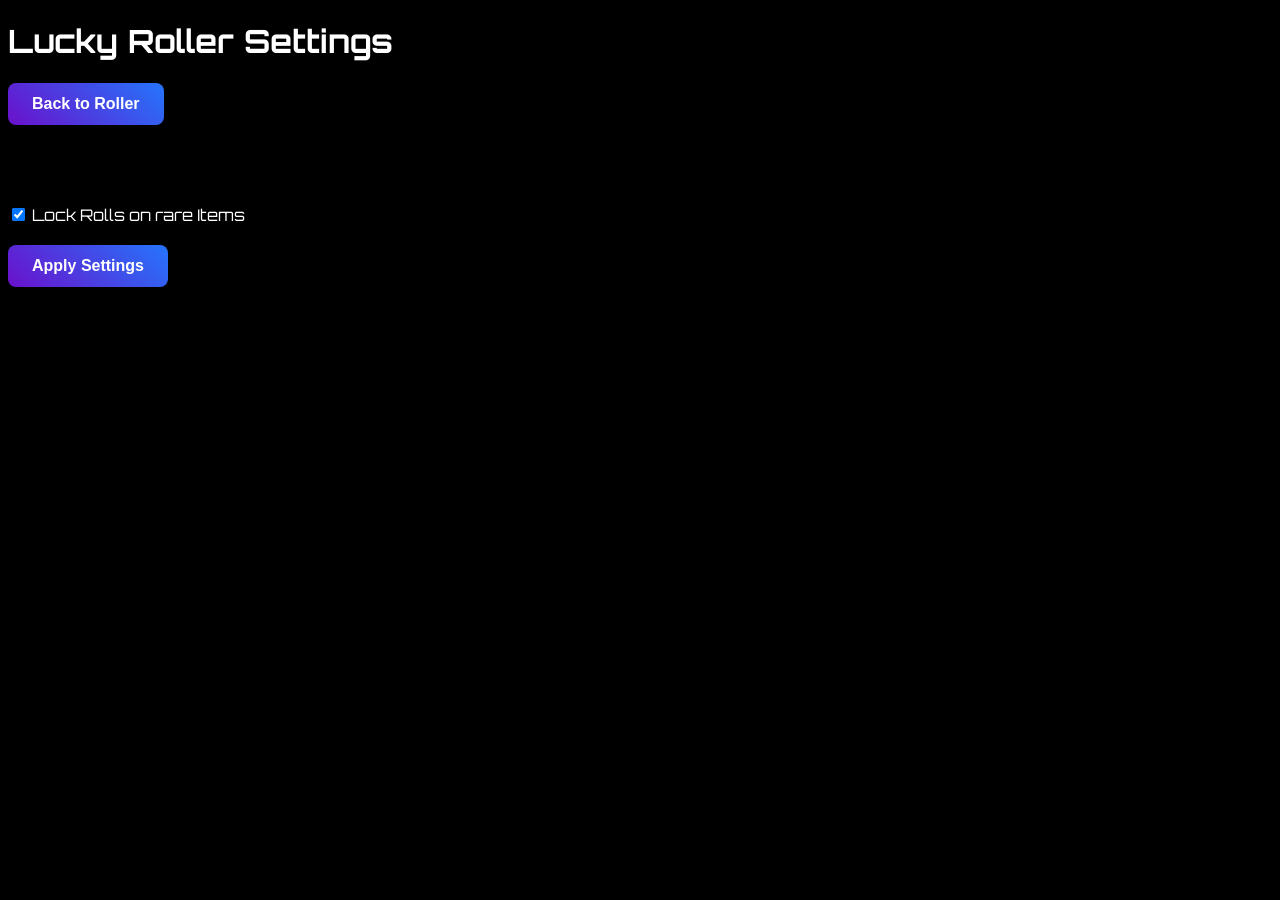
<file: Game/settings.html>
<!DOCTYPE html>
<html lang="en">
<head>
    <meta charset="UTF-8">
    <meta name="viewport" content="width=device-width, initial-scale=1.0">
    <title>Settings</title>
    <link rel="icon" type="image/png" href="/Assests/Images/signuplogingBG.jpg">
    <style>
        @import url('https://fonts.googleapis.com/css2?family=Orbitron:wght@400;700;900&display=swap');
        body {
            background-color: black;
            font-family: Orbitron, sans-serif;
            color: white;
        }
        .cool-button {
            display: inline-block;
            padding: 12px 24px;
            border: none;
            border-radius: 8px;
            cursor: pointer;
            font-size: 16px;
            font-weight: bold;
            text-align: center;
            text-decoration: none;
            color: #ffffff;
            background: linear-gradient(45deg, #6a11cb 0%, #2575fc 100%);
            box-shadow: 0 4px 15px rgba(0, 0, 0, 0.2);
            transition: all 0.3s ease;
        }

        .cool-button:hover {
            background: linear-gradient(45deg, #5c0cad 0%, #1e64d8 100%);
            transform: translateY(-2px);
        }

        .cool-button:active {
            transform: translateY(1px);
            box-shadow: 0 1px 5px rgba(0, 0, 0, 0.2);
        }

        .cool-button:disabled {
            opacity: 0.6;
            cursor: not-allowed;
        }
    </style>
</head>
<body>
    <script src="JS/settings.js"></script>
    <h1>Lucky Roller Settings</h1>
    <button class="cool-button" onclick="window.location.href='luckyRoller.html'">Back to Roller</button>
    <br><br><br><br><br>
    <input type="checkbox" id="rollLocks">
    <label for="rollLocks">Lock Rolls on rare Items</label>
    <br><br>
    <button class="cool-button" onclick="applySettings()">Apply Settings</button>
</body>
</html>
</file>
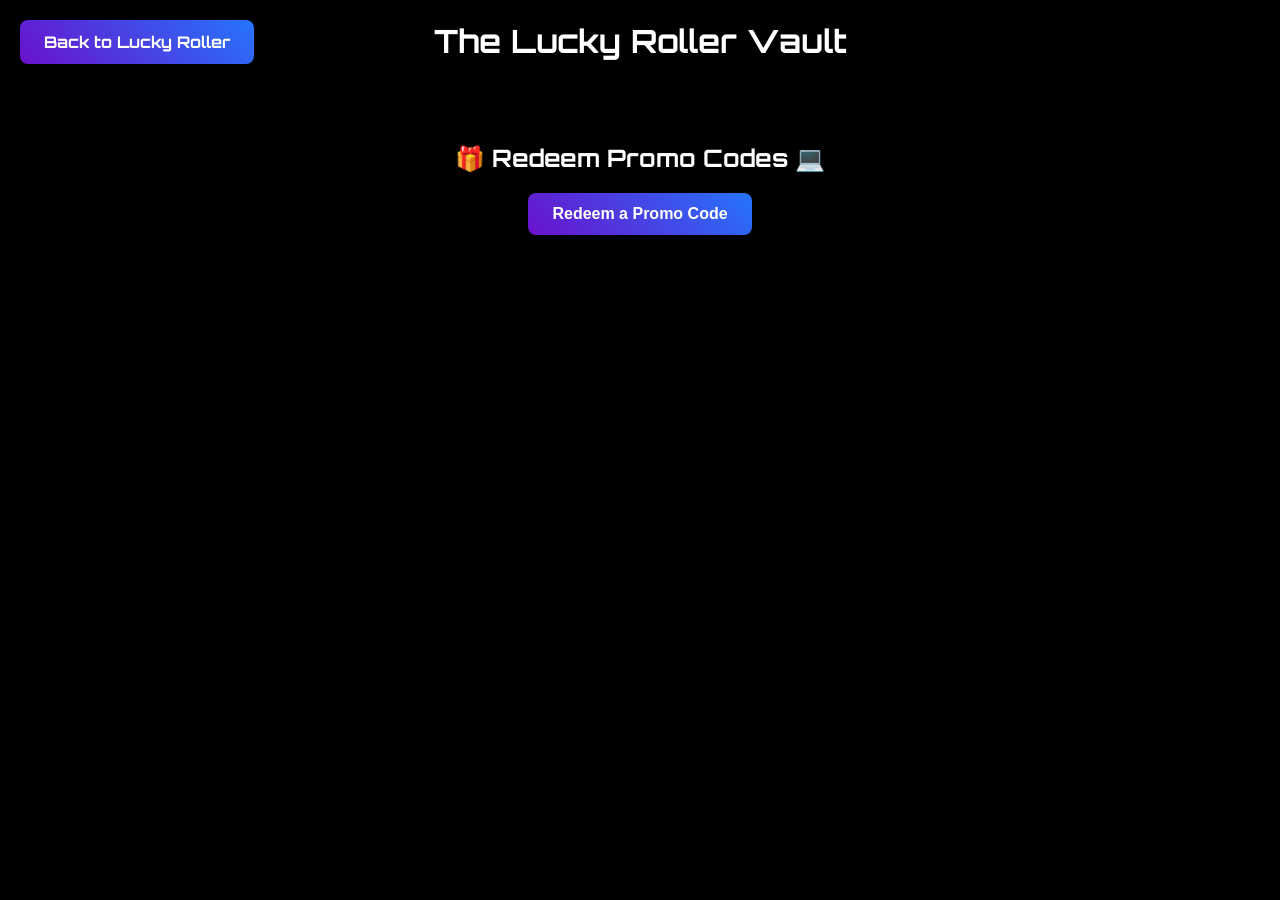
<file: Game/theVault.html>
<!DOCTYPE html>
<html lang="en">
<head>
    <meta charset="UTF-8">
    <meta name="viewport" content="width=device-width, initial-scale=1.0">
    <title>Lucky Roller Vault</title>
    <link rel="icon" type="image/png" href="/Assests/Images/signuplogingBG.jpg">
    <style>
        @import url('https://fonts.googleapis.com/css2?family=Orbitron:wght@400;700;900&display=swap');
        body {
            background-color: black;
            color: white;
            font-family: 'Orbitron', sans-serif;
        }

        .cool-button {
            display: inline-block;
            padding: 12px 24px;
            border: none;
            border-radius: 8px;
            cursor: pointer;
            font-size: 16px;
            font-weight: bold;
            text-align: center;
            text-decoration: none;
            color: #ffffff;
            background: linear-gradient(45deg, #6a11cb 0%, #2575fc 100%);
            box-shadow: 0 4px 15px rgba(0, 0, 0, 0.2);
            transition: all 0.3s ease;
        }

        .cool-button:hover {
            background: linear-gradient(45deg, #5c0cad 0%, #1e64d8 100%);
            transform: translateY(-2px);
        }

        .cool-button:active {
            transform: translateY(1px);
            box-shadow: 0 1px 5px rgba(0, 0, 0, 0.2);
        }

        .cool-button:disabled {
            opacity: 0.6;
            cursor: not-allowed;
        }
            .back-button {
                position: fixed;
                top: 20px;
                left: 20px;
                z-index: 1000;
            }
    </style>
</head>
<body>
    <script src="JS/theVault.js"></script>
    <h1 style="text-align: center;">The Lucky Roller Vault</h1>
    <br><br>
    <h2 style="text-align: center;">🎁 Redeem Promo Codes 💻</h2>
    <button class="cool-button" style="display: block; margin: 20px auto;" onclick="redeemCode()">Redeem a Promo Code</button>
        <a href="luckyRoller.html" class="cool-button back-button">Back to Lucky Roller</a>
</body>
</html>
</file>
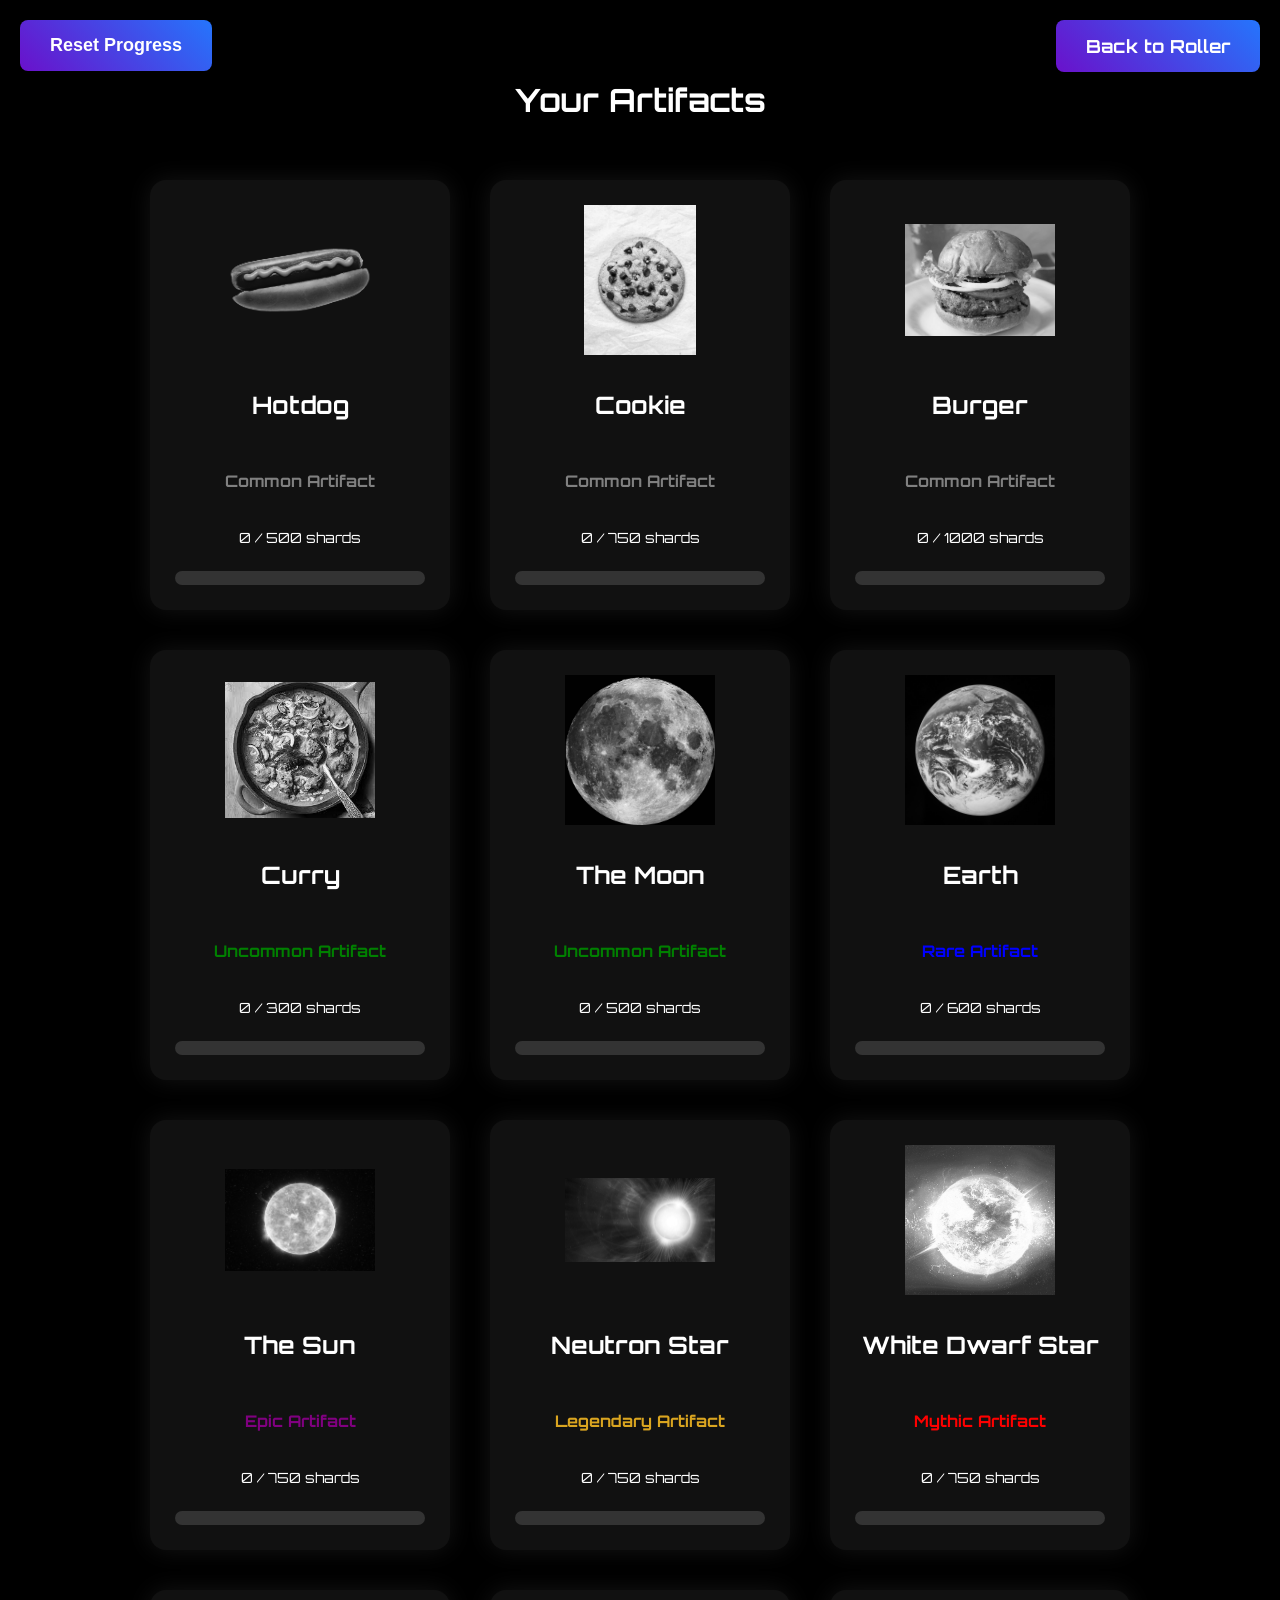
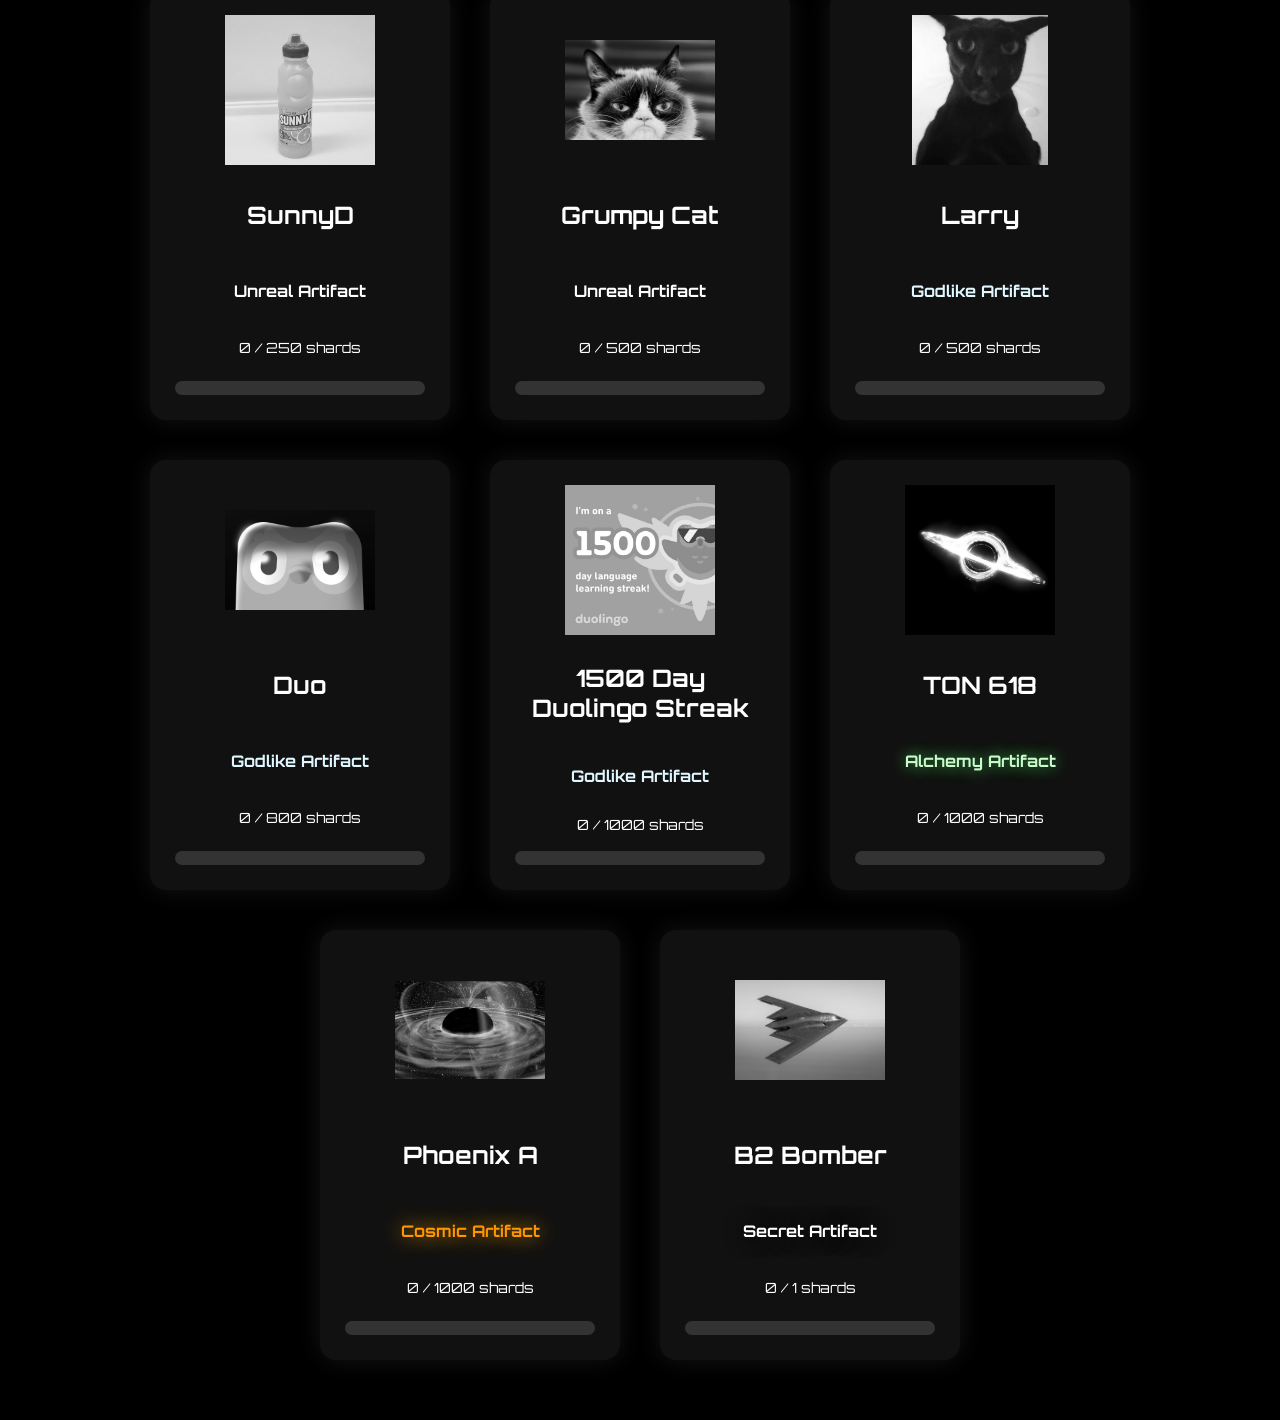
<file: Lucky Roller/Game/artifacts.html>
<!DOCTYPE html>
<html lang="en">

<head>
    <meta charset="UTF-8">
    <meta name="viewport" content="width=device-width, initial-scale=1.0">
    <title>Lucky Roller Artifacts</title>
    <link rel="stylesheet" href="/Game/CSS/artifacts.css">
    <link rel="icon" type="image/png" href="/Assests/Images/signuplogingBG.jpg">
</head>

<body>

    <button class="cool-button reset-button" onclick="resetShards()">Reset Progress</button>
    <a href="luckyRoller.html" class="cool-button back-button">Back to Roller</a>

    <h1>Your Artifacts</h1>

    <div class="artifact-container">

        <!-- Hotdog -->
        <div class="artifact-card">
            <img id="hotdogImage"
                src="/Assests/Images/hotDog.png">
            <h2>Hotdog</h2>
            <p class="rarity" data-rarity="common">Common Artifact</p>
            <div class="progress-text" id="hotdogProgressText"></div>
            <div class="progress-bar">
                <div class="progress-fill" id="hotdogProgressFill"></div>
            </div>
        </div>

        <!-- Cookie -->
        <div class="artifact-card">
            <img id="cookieImage"
                src="/Assests/Images/cookie.webp">
            <h2>Cookie</h2>
            <p class="rarity" data-rarity="common">Common Artifact</p>
            <div class="progress-text" id="cookieProgressText"></div>
            <div class="progress-bar">
                <div class="progress-fill" id="cookieProgressFill"></div>
            </div>
        </div>

        <!-- Burger -->
        <div class="artifact-card">
            <img id="burgerImage"
                src="/Assests/Images/burger.jpg">
            <h2>Burger</h2>
            <p class="rarity" data-rarity="common">Common Artifact</p>
            <div class="progress-text" id="burgerProgressText"></div>
            <div class="progress-bar">
                <div class="progress-fill" id="burgerProgressFill"></div>
            </div>
        </div>

        <!-- Curry -->
        <div class="artifact-card">
            <img id="curryImage"
                src="/Assests/Images/curry.jpg">
            <h2>Curry</h2>
            <p class="rarity" data-rarity="uncommon">Uncommon Artifact</p>
            <div class="progress-text" id="curryProgressText"></div>
            <div class="progress-bar">
                <div class="progress-fill" id="curryProgressFill"></div>
            </div>
        </div>

        <!-- The Moon -->
        <div class="artifact-card">
            <img id="moonImage"
                src="/Assests/Images/moon.webp">
            <h2>The Moon</h2>
            <p class="rarity" data-rarity="uncommon">Uncommon Artifact</p>
            <div class="progress-text" id="moonProgressText"></div>
            <div class="progress-bar">
                <div class="progress-fill" id="moonProgressFill"></div>
            </div>
        </div>

        <!-- Earth -->
        <div class="artifact-card">
            <img id="earthImage"
                src="/Assests/Images/earth.jpg">
            <h2>Earth</h2>
            <p class="rarity" data-rarity="rare">Rare Artifact</p>
            <div class="progress-text" id="earthProgressText"></div>
            <div class="progress-bar">
                <div class="progress-fill" id="earthProgressFill"></div>
            </div>
        </div>

        <!-- The Sun -->
        <div class="artifact-card">
            <img id="sunImage" src="/Assests/Images/sun.webp">
            <h2>The Sun</h2>
            <p class="rarity" data-rarity="epic">Epic Artifact</p>
            <div class="progress-text" id="sunProgressText"></div>
            <div class="progress-bar">
                <div class="progress-fill" id="sunProgressFill"></div>
            </div>
        </div>

        <!-- Neutron Star -->
        <div class="artifact-card">
            <img id="neutronStarImage" src="/Assests/Images/neutronStar.jpg">
            <h2>Neutron Star</h2>
            <p class="rarity" data-rarity="legendary">Legendary Artifact</p>
            <div class="progress-text" id="neutronStarProgressText"></div>
            <div class="progress-bar">
                <div class="progress-fill" id="neutronStarProgressFill"></div>
            </div>
        </div>

        <!-- White Dwarf Star -->
        <div class="artifact-card">
            <img id="whiteDwarfImage" src="/Assests/Images/whiteDwarfStar.jpg">
            <h2>White Dwarf Star</h2>
            <p class="rarity" data-rarity="mythic">Mythic Artifact</p>
            <div class="progress-text" id="whiteDwarfProgressText"></div>
            <div class="progress-bar">
                <div class="progress-fill" id="whiteDwarfProgressFill"></div>
            </div>
        </div>

        <!-- SunnyD -->
        <div class="artifact-card">
            <img id="sunnydImage" src="/Assests/Images/sunnyD.jpg">
            <h2>SunnyD</h2>
            <p class="rarity" data-rarity="unreal">Unreal Artifact</p>
            <div class="progress-text" id="sunnydProgressText"></div>
            <div class="progress-bar">
                <div class="progress-fill" id="sunnydProgressFill"></div>
            </div>
        </div>

        <!-- Grumpy Cat -->
        <div class="artifact-card">
            <img id="grumpyCatImage" src="/Assests/Images/grumpyCat.webp">
            <h2>Grumpy Cat</h2>
            <p class="rarity" data-rarity="unreal">Unreal Artifact</p>
            <div class="progress-text" id="grumpyCatProgressText"></div>
            <div class="progress-bar">
                <div class="progress-fill" id="grumpyCatProgressFill"></div>
            </div>
        </div>

        <!-- Larry -->
        <div class="artifact-card">
            <img id="larryImage" src="/Assests/Images/larry.jpeg">
            <h2>Larry</h2>
            <p class="rarity" data-rarity="godlike">Godlike Artifact</p>
            <div class="progress-text" id="larryProgressText"></div>
            <div class="progress-bar">
                <div class="progress-fill" id="larryProgressFill"></div>
            </div>
        </div>

        <!-- Duo -->
        <div class="artifact-card">
            <img id="duoImage" src="/Assests/Images/duo.webp">
            <h2>Duo</h2>
            <p class="rarity" data-rarity="godlike">Godlike Artifact</p>
            <div class="progress-text" id="duoProgressText"></div>
            <div class="progress-bar">
                <div class="progress-fill" id="duoProgressFill"></div>
            </div>
        </div>

        <!-- 1500 Day Duolingo Streak -->
        <div class="artifact-card">
            <img id="duoStreakImage" src="/Assests/Images/1500Day.jpg">
            <h2>1500 Day Duolingo Streak</h2>
            <p class="rarity" data-rarity="godlike">Godlike Artifact</p>
            <div class="progress-text" id="duoStreakProgressText"></div>
            <div class="progress-bar">
                <div class="progress-fill" id="duoStreakProgressFill"></div>
            </div>
        </div>

        <!-- TON 618 -->
        <div class="artifact-card">
            <img id="ton618Image" src="/Assests/Images/ton618.png">
            <h2>TON 618</h2>
            <p class="rarity" data-rarity="alchemy">Alchemy Artifact</p>
            <div class="progress-text" id="ton618ProgressText"></div>
            <div class="progress-bar">
                <div class="progress-fill" id="ton618ProgressFill"></div>
            </div>
        </div>

        <!-- Phoenix A -->
        <div class="artifact-card">
            <img id="phoenixAImage"
                src="/Assests/Images/phoenixA.webp">
            <h2>Phoenix A</h2>
            <p class="rarity" data-rarity="cosmic">Cosmic Artifact</p>
            <div class="progress-text" id="phoenixAProgressText"></div>
            <div class="progress-bar">
                <div class="progress-fill" id="phoenixAProgressFill"></div>
            </div>
        </div>

        <!-- B2 Bomber -->
        <div class="artifact-card">
            <img id="b2BomberImage"
                src="/Assests/Images/b2Bomber.jpg">
            <h2>B2 Bomber</h2>
            <p class="rarity" data-rarity="secret">Secret Artifact</p>
            <div class="progress-text" id="b2BomberProgressText"></div>
            <div class="progress-bar">
                <div class="progress-fill" id="b2BomberProgressFill"></div>
            </div>
        </div>

    </div>

    <script src="/Game/JS/artifacts.js"></script>

</body>

</html>
</file>
<file: Game/CSS/artifacts.css>
@import url('https://fonts.googleapis.com/css2?family=Orbitron:wght@400;700;900&display=swap');

        body {
            background-color: black;
            color: white;
            font-family: 'Orbitron', sans-serif;
            margin: 0;
        }

        .back-button,
        .reset-button {
            position: fixed;
            top: 20px;
            z-index: 1000;
        }

        .back-button {
            right: 20px;
        }

        .reset-button {
            left: 20px;
        }

        .cool-button {
            padding: 15px 30px;
            border: none;
            border-radius: 8px;
            cursor: pointer;
            font-size: 18px;
            font-weight: bold;
            text-decoration: none;
            color: white;
            background: linear-gradient(45deg, #6a11cb 0%, #2575fc 100%);
            box-shadow: 0 4px 15px rgba(0, 0, 0, 0.2);
            transition: all 0.3s ease;
        }

        .cool-button:hover {
            background: linear-gradient(45deg, #5c0cad 0%, #1e64d8 100%);
        }

        h1 {
            text-align: center;
            margin-top: 80px;
        }

        .artifact-container {
            display: flex;
            justify-content: center;
            gap: 40px;
            margin: 60px auto;
            flex-wrap: wrap;
            max-width: 1200px;
        }

        .artifact-card {
            background: #111;
            border-radius: 16px;
            padding: 25px;
            width: 250px;
            text-align: center;
            box-shadow: 0 0 25px rgba(255, 255, 255, 0.08);
            display: flex;
            flex-direction: column;
            justify-content: space-between;
            height: 380px;
        }

        .artifact-card img {
            width: 150px;
            height: 150px;
            object-fit: contain;
            filter: grayscale(100%);
            transition: filter 0.4s ease;
            margin: 0 auto;
        }

        .artifact-card img.unlocked {
            filter: grayscale(0%);
        }

        .rarity {
            margin-bottom: 12px;
            font-weight: bold;
        }

        .rarity[data-rarity="common"] {
            color: gray;
        }

        .rarity[data-rarity="uncommon"] {
            color: green;
        }

        .rarity[data-rarity="rare"] {
            color: blue;
        }

        .rarity[data-rarity="epic"] {
            color: purple;
        }

        .rarity[data-rarity="legendary"] {
            color: goldenrod;
        }

        .rarity[data-rarity="mythic"] {
            color: red;
        }

        .rarity[data-rarity="unreal"] {
            color: white;
        }

        .rarity[data-rarity="godlike"] {
            color: #e0f7ff;
            animation: godlikeGlow 3s infinite alternate;
        }

        .rarity[data-rarity="alchemy"] {
            color: #c8facc;
            animation: alchemyGlow 2s infinite alternate;
            text-shadow: 0 0 15px #43c653;
        }

        .rarity[data-rarity="cosmic"] {
            color: #ff9500;
            animation: cosmicGlow 2.5s infinite alternate;
            text-shadow: 0 0 20px #ffaa00;
        }
        
        .rarity[data-rarity="secret"] {
            color: white;
            text-shadow: 0 0 20px black;
        }

        @keyframes godlikeGlow {
            0% {
                color: #e0f7ff;
                text-shadow: 0 0 10px #e0f7ff;
            }

            100% {
                color: #1565c0;
                text-shadow: 0 0 35px #1565c0;
            }
        }

        @keyframes alchemyGlow {
            0% {
                color: #c8facc;
                text-shadow: 0 0 10px #c8facc;
            }

            100% {
                color: #1f7a30;
                text-shadow: 0 0 35px #1f7a30;
            }
        }

        @keyframes cosmicGlow {
            0% {
                color: #ff9500;
                text-shadow: 0 0 15px #ff9500;
            }

            50% {
                color: #ffc300;
                text-shadow: 0 0 25px #ffc300;
            }

            100% {
                color: #ff6b00;
                text-shadow: 0 0 35px #ff6b00;
            }
        }

        .progress-text {
            margin: 10px 0;
            font-size: 14px;
        }

        .progress-bar {
            background: #333;
            border-radius: 10px;
            height: 14px;
            overflow: hidden;
        }

        .progress-fill {
            background: linear-gradient(90deg, #6a11cb, #2575fc);
            height: 100%;
            width: 0%;
            transition: width 0.4s ease;
        }
</file>
